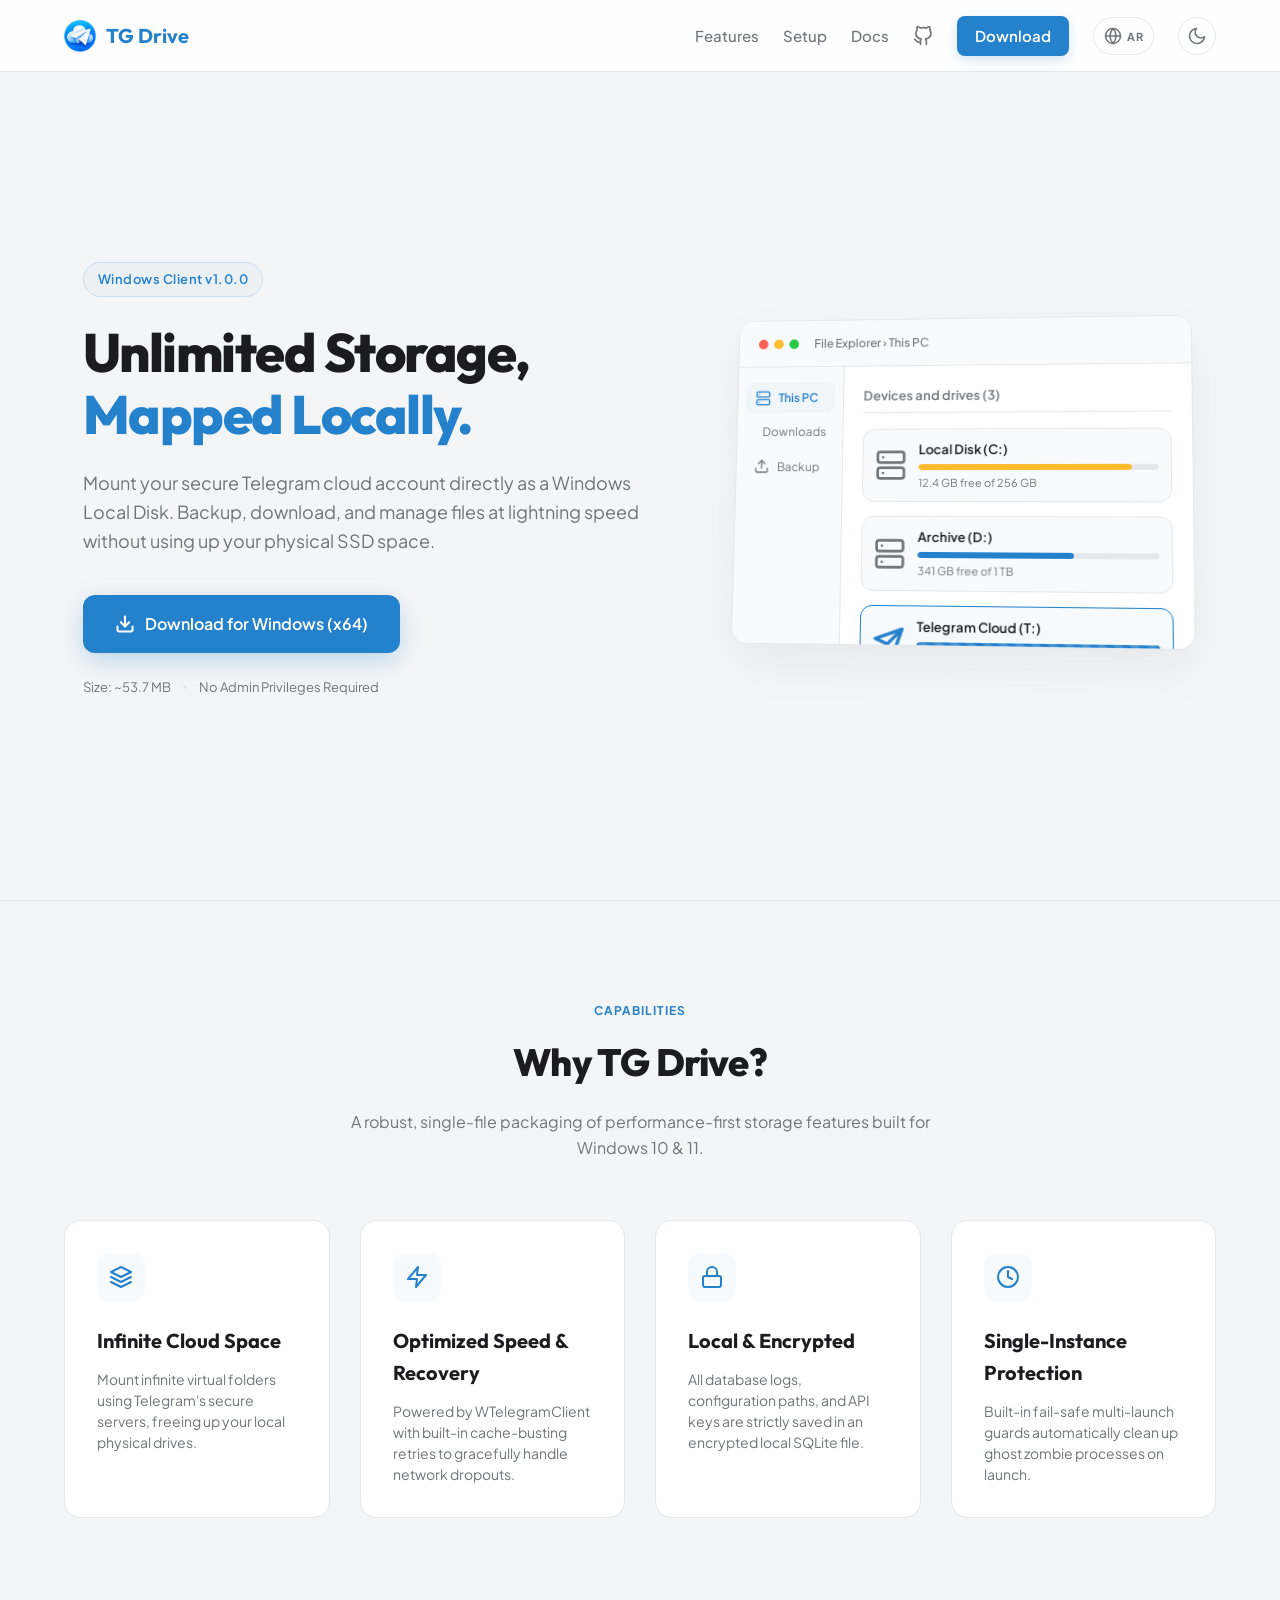
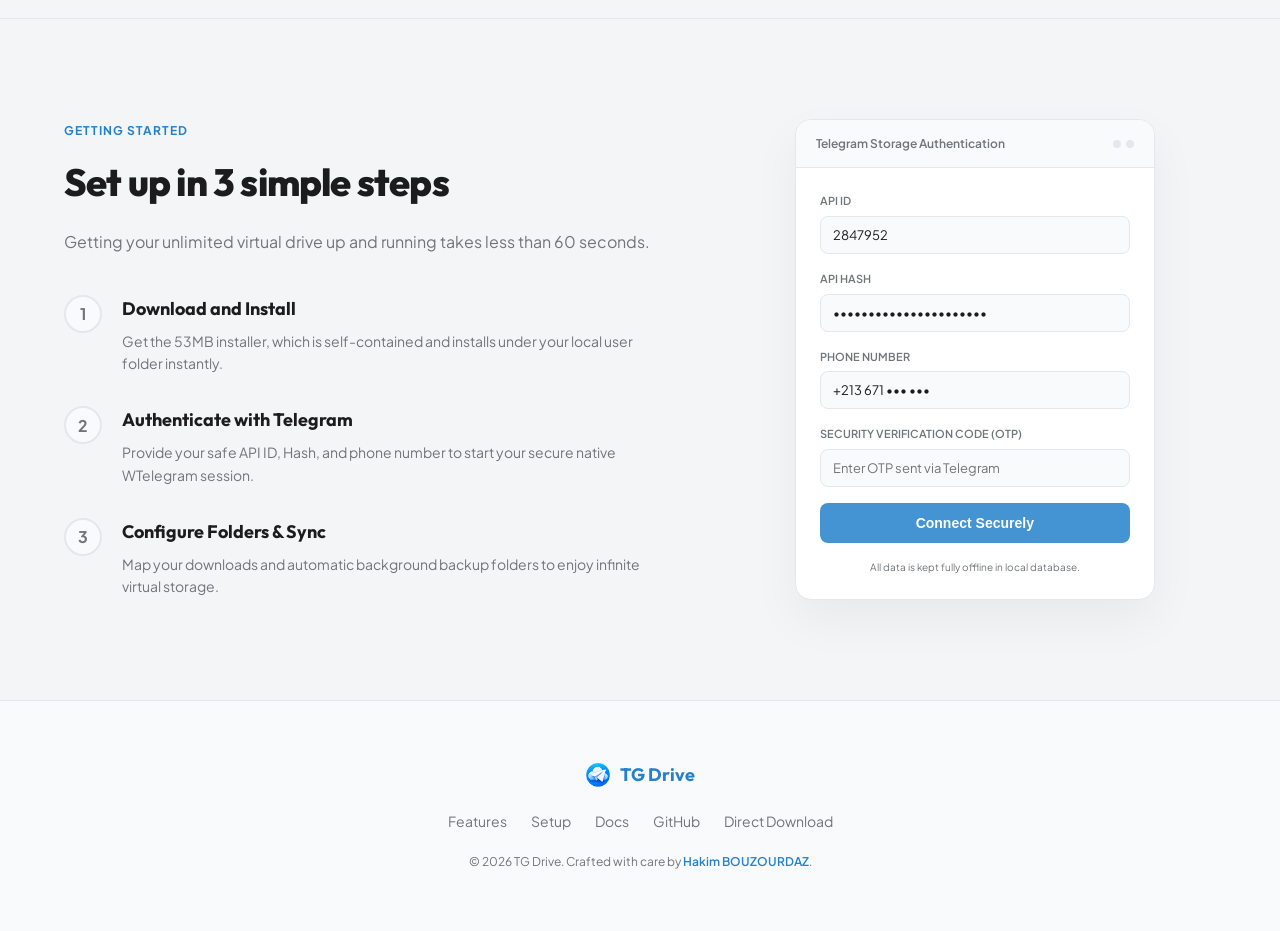
<file: Web/index.html>
<html lang="en"><head>
    <meta charset="UTF-8">
    <meta name="viewport" content="width=device-width, initial-scale=1.0">
    <title>TG Drive — Unlimited Virtual Hard Drive</title>
    <meta name="description" content="Mount your Telegram cloud storage as a virtual local drive on Windows. Save disk space with high-speed, secure, and unlimited cloud storage.">
    <link rel="icon" type="image/png" href="logo.png">
    <!-- Google Fonts -->
    <link rel="preconnect" href="https://fonts.googleapis.com">
    <link rel="preconnect" href="https://fonts.gstatic.com" crossorigin="">
    <link href="https://fonts.googleapis.com/css2?family=Cairo:wght@300;400;500;600;700;800&amp;family=Outfit:wght@300;400;500;600;700;800&amp;family=Plus+Jakarta+Sans:wght@300;400;500;600;700;800&amp;display=swap" rel="stylesheet">
    <!-- Stylesheet -->
    <link rel="stylesheet" href="style.css">
</head>
<body class="dark-theme" lang="en">
    <!-- Navigation Bar -->
    <nav class="navbar" id="navbar" style="box-shadow: none; height: 72px;">
        <div class="nav-container">
            <a href="#" class="nav-logo" id="nav-logo">
                <img src="logo.png" alt="TG Drive Logo" class="brand-logo-img">
                <span data-i18n="nav-brand">TG Drive</span>
            </a>
            <div class="nav-links">
                <a href="#features" data-i18n="nav-features">Features</a>
                <a href="#setup" data-i18n="nav-setup">Setup</a>
                <a href="docs.html" data-i18n="nav-docs">Docs</a>
                <a href="https://github.com/hbouzourdaz/TG-Drive" target="_blank" rel="noopener" class="nav-github-link" aria-label="GitHub Repository">
                    <!-- GitHub Icon -->
                    <svg viewBox="0 0 24 24" width="20" height="20" fill="none" stroke="currentColor" stroke-width="2" stroke-linecap="round" stroke-linejoin="round">
                        <path d="M9 19c-5 1.5-5-2.5-7-3m14 6v-3.87a3.37 3.37 0 0 0-.94-2.61c3.14-.35 6.44-1.54 6.44-7A5.44 5.44 0 0 0 20 4.77 5.07 5.07 0 0 0 19.91 1S18.73.65 16 2.48a13.38 13.38 0 0 0-7 0C6.27.65 5.09 1 5.09 1A5.07 5.07 0 0 0 5 4.77a5.44 5.44 0 0 0-1.5 3.78c0 5.42 3.3 6.61 6.44 7A3.37 3.37 0 0 0 9 18.13V22"></path>
                    </svg>
                </a>
                <a href="https://github.com/hbouzourdaz/TG-Drive/releases/download/1.0.0/TelegramDriveSetup.exe" class="nav-btn" id="nav-download-btn" data-i18n="nav-download">Download</a>
                
                <!-- Language Toggle Button -->
                <button class="lang-toggle" id="lang-toggle-btn" aria-label="Toggle Language">
                    <svg viewBox="0 0 24 24" width="18" height="18" fill="none" stroke="currentColor" stroke-width="2" stroke-linecap="round" stroke-linejoin="round">
                        <circle cx="12" cy="12" r="10"></circle>
                        <line x1="2" y1="12" x2="22" y2="12"></line>
                        <path d="M12 2a15.3 15.3 0 0 1 4 10 15.3 15.3 0 0 1-4 10 15.3 15.3 0 0 1-4-10 15.3 15.3 0 0 1 4-10z"></path>
                    </svg>
                    <span class="lang-label">AR</span>
                </button>

                <button class="theme-toggle" id="theme-toggle-btn" aria-label="Toggle Theme">
                    <!-- Sun Icon -->
                    <svg class="sun-icon" viewBox="0 0 24 24" width="20" height="20" fill="none" stroke="currentColor" stroke-width="2" stroke-linecap="round" stroke-linejoin="round">
                        <circle cx="12" cy="12" r="5"></circle>
                        <line x1="12" y1="1" x2="12" y2="3"></line>
                        <line x1="12" y1="21" x2="12" y2="23"></line>
                        <line x1="4.22" y1="4.22" x2="5.64" y2="5.64"></line>
                        <line x1="18.36" y1="18.36" x2="19.78" y2="19.78"></line>
                        <line x1="1" y1="12" x2="3" y2="12"></line>
                        <line x1="21" y1="12" x2="23" y2="12"></line>
                        <line x1="4.22" y1="19.78" x2="5.64" y2="18.36"></line>
                        <line x1="18.36" y1="5.64" x2="19.78" y2="4.22"></line>
                    </svg>
                    <!-- Moon Icon -->
                    <svg class="moon-icon" viewBox="0 0 24 24" width="20" height="20" fill="none" stroke="currentColor" stroke-width="2" stroke-linecap="round" stroke-linejoin="round">
                        <path d="M21 12.79A9 9 0 1 1 11.21 3 7 7 0 0 0 21 12.79z"></path>
                    </svg>
                </button>
            </div>
        </div>
    </nav>

    <!-- Hero Section -->
    <header class="hero-section">
        <div class="hero-container">
            <div class="hero-content">
                <span class="hero-badge" data-i18n="hero-badge">Windows Client v1.0.0</span>
                <h1 class="hero-title" data-i18n="hero-title">Unlimited Storage, <br><span class="highlight">Mapped Locally.</span></h1>
                <p class="hero-description" data-i18n="hero-desc">Mount your secure Telegram cloud account directly as a Windows Local Disk. Backup, download, and manage files at lightning speed without using up your physical SSD space.</p>
                <div class="hero-actions">
                    <a href="https://github.com/hbouzourdaz/TG-Drive/releases/download/1.0.0/TelegramDriveSetup.exe" class="primary-btn" id="hero-download-btn">
                        <svg viewBox="0 0 24 24" width="20" height="20" fill="none" stroke="currentColor" stroke-width="2.5" stroke-linecap="round" stroke-linejoin="round">
                            <path d="M21 15v4a2 2 0 0 1-2 2H5a2 2 0 0 1-2-2v-4"></path>
                            <polyline points="7 10 12 15 17 10"></polyline>
                            <line x1="12" y1="15" x2="12" y2="3"></line>
                        </svg>
                        <span data-i18n="hero-download-text">Download for Windows (x64)</span>
                    </a>
                </div>
                <div class="hero-meta">
                    <span data-i18n="hero-meta-size">Size: ~53.7 MB</span>
                    <span class="meta-dot"></span>
                    <span data-i18n="hero-meta-admin">No Admin Privileges Required</span>
                </div>
            </div>

            <!-- Virtual Disk Visual Representation -->
            <div class="hero-visual">
                <div class="explorer-card">
                    <div class="explorer-header">
                        <div class="window-controls">
                            <span class="dot red"></span>
                            <span class="dot yellow"></span>
                            <span class="dot green"></span>
                        </div>
                        <div class="explorer-title" data-i18n="exp-title">File Explorer › This PC</div>
                    </div>
                    <div class="explorer-body">
                        <!-- Sidebar -->
                        <div class="explorer-sidebar">
                            <div class="sidebar-item active">
                                <svg viewBox="0 0 24 24" width="16" height="16" fill="none" stroke="currentColor" stroke-width="2" stroke-linecap="round" stroke-linejoin="round"><rect x="2" y="2" width="20" height="8" rx="2" ry="2"></rect><rect x="2" y="14" width="20" height="8" rx="2" ry="2"></rect><line x1="6" y1="6" x2="6.01" y2="6"></line><line x1="6" y1="18" x2="6.01" y2="18"></line></svg>
                                <span data-i18n="exp-this-pc">This PC</span>
                            </div>
                            <div class="sidebar-item">
                                <svg viewBox="0 0 24 24" width="16" height="16" fill="none" stroke="currentColor" stroke-width="2" stroke-linecap="round" stroke-linejoin="round"><path d="M22 19a2 2 0 0 1-2 2H4a2 2 0 0 1-2-2V5a2 2 0 0 1 2-2h5l2 3h9a2 2 0 0 1 2 2z"></path></svg>
                                <span data-i18n="exp-downloads">Downloads</span>
                            </div>
                            <div class="sidebar-item">
                                <svg viewBox="0 0 24 24" width="16" height="16" fill="none" stroke="currentColor" stroke-width="2" stroke-linecap="round" stroke-linejoin="round"><path d="M21 15v4a2 2 0 0 1-2 2H5a2 2 0 0 1-2-2v-4"></path><polyline points="17 8 12 3 7 8"></polyline><line x1="12" y1="3" x2="12" y2="15"></line></svg>
                                <span data-i18n="exp-backup">Backup</span>
                            </div>
                        </div>
                        <!-- Main Panel -->
                        <div class="explorer-main">
                            <div class="section-title" data-i18n="exp-devices-title">Devices and drives (3)</div>
                            <div class="drives-grid">
                                <!-- Local Disk C -->
                                <div class="drive-item">
                                    <div class="drive-icon">
                                        <svg viewBox="0 0 24 24" width="32" height="32" fill="none" stroke="currentColor" stroke-width="2" stroke-linecap="round" stroke-linejoin="round"><rect x="2" y="2" width="20" height="8" rx="2" ry="2"></rect><rect x="2" y="14" width="20" height="8" rx="2" ry="2"></rect><line x1="6" y1="6" x2="6.01" y2="6"></line><line x1="6" y1="18" x2="6.01" y2="18"></line></svg>
                                    </div>
                                    <div class="drive-details">
                                        <span class="drive-name" data-i18n="drive-c-name">Local Disk (C:)</span>
                                        <div class="progress-bar">
                                            <div class="progress-fill warning" style="width: 89%;"></div>
                                        </div>
                                        <span class="drive-capacity" data-i18n="drive-c-capacity">12.4 GB free of 256 GB</span>
                                    </div>
                                </div>
                                <!-- Local Disk D -->
                                <div class="drive-item">
                                    <div class="drive-icon">
                                        <svg viewBox="0 0 24 24" width="32" height="32" fill="none" stroke="currentColor" stroke-width="2" stroke-linecap="round" stroke-linejoin="round"><rect x="2" y="2" width="20" height="8" rx="2" ry="2"></rect><rect x="2" y="14" width="20" height="8" rx="2" ry="2"></rect><line x1="6" y1="6" x2="6.01" y2="6"></line><line x1="6" y1="18" x2="6.01" y2="18"></line></svg>
                                    </div>
                                    <div class="drive-details">
                                        <span class="drive-name" data-i18n="drive-d-name">Archive (D:)</span>
                                        <div class="progress-bar">
                                            <div class="progress-fill" style="width: 65%;"></div>
                                        </div>
                                        <span class="drive-capacity" data-i18n="drive-d-capacity">341 GB free of 1 TB</span>
                                    </div>
                                </div>
                                <!-- TG Drive (T:) -->
                                <div class="drive-item highlighted">
                                    <div class="drive-icon pulse">
                                        <svg viewBox="0 0 24 24" width="32" height="32" fill="none" stroke="currentColor" stroke-width="2.5" stroke-linecap="round" stroke-linejoin="round">
                                            <line x1="22" y1="2" x2="11" y2="13"></line>
                                            <polygon points="22 2 15 22 11 13 2 9 22 2"></polygon>
                                        </svg>
                                    </div>
                                    <div class="drive-details">
                                        <span class="drive-name" data-i18n="drive-t-name">Telegram Cloud (T:)</span>
                                        <div class="progress-bar infinite">
                                            <div class="progress-fill info" style="width: 100%;"></div>
                                        </div>
                                        <span class="drive-capacity" data-i18n="drive-t-capacity">Unlimited Free Storage</span>
                                    </div>
                                </div>
                            </div>
                        </div>
                    </div>
                </div>
            </div>
        </div>
    </header>

    <!-- Features Section -->
    <section class="features-section" id="features">
        <div class="container">
            <div class="section-header">
                <span class="section-badge" data-i18n="feat-badge">Capabilities</span>
                <h2 class="section-title-large" data-i18n="feat-title">Why Telegram Drive?</h2>
                <p class="section-description" data-i18n="feat-desc">A robust, single-file packaging of performance-first storage features built for Windows 10 &amp; 11.</p>
            </div>
            <div class="features-grid">
                <!-- Feature 1 -->
                <div class="feature-card" style="opacity: 1; transform: translateY(0px); transition: opacity 0.6s cubic-bezier(0.16, 1, 0.3, 1) 0s, transform 0.6s cubic-bezier(0.16, 1, 0.3, 1) 0s, border-color var(--transition-speed) ease;">
                    <div class="feature-icon">
                        <svg viewBox="0 0 24 24" width="24" height="24" fill="none" stroke="currentColor" stroke-width="2" stroke-linecap="round" stroke-linejoin="round"><polygon points="12 2 2 7 12 12 22 7 12 2"></polygon><polyline points="2 17 12 22 22 17"></polyline><polyline points="2 12 12 17 22 12"></polyline></svg>
                    </div>
                    <h3 data-i18n="feat-card-1-title">Infinite Cloud Space</h3>
                    <p data-i18n="feat-card-1-desc">Mount infinite virtual folders using Telegram's secure servers, freeing up your local physical drives.</p>
                </div>
                <!-- Feature 2 -->
                <div class="feature-card" style="opacity: 1; transform: translateY(0px); transition: opacity 0.6s cubic-bezier(0.16, 1, 0.3, 1) 0.1s, transform 0.6s cubic-bezier(0.16, 1, 0.3, 1) 0.1s, border-color var(--transition-speed) ease;">
                    <div class="feature-icon">
                        <svg viewBox="0 0 24 24" width="24" height="24" fill="none" stroke="currentColor" stroke-width="2" stroke-linecap="round" stroke-linejoin="round"><path d="M13 2L3 14h9l-1 8 10-12h-9l1-8z"></path></svg>
                    </div>
                    <h3 data-i18n="feat-card-2-title">Optimized Speed &amp; Recovery</h3>
                    <p data-i18n="feat-card-2-desc">Powered by WTelegramClient with built-in cache-busting retries to gracefully handle network dropouts.</p>
                </div>
                <!-- Feature 3 -->
                <div class="feature-card" style="opacity: 1; transform: translateY(0px); transition: opacity 0.6s cubic-bezier(0.16, 1, 0.3, 1) 0.2s, transform 0.6s cubic-bezier(0.16, 1, 0.3, 1) 0.2s, border-color var(--transition-speed) ease;">
                    <div class="feature-icon">
                        <svg viewBox="0 0 24 24" width="24" height="24" fill="none" stroke="currentColor" stroke-width="2" stroke-linecap="round" stroke-linejoin="round"><rect x="3" y="11" width="18" height="11" rx="2" ry="2"></rect><path d="M7 11V7a5 5 0 0 1 10 0v4"></path></svg>
                    </div>
                    <h3 data-i18n="feat-card-3-title">Local &amp; Encrypted</h3>
                    <p data-i18n="feat-card-3-desc">All database logs, configuration paths, and API keys are strictly saved in an encrypted local SQLite file.</p>
                </div>
                <!-- Feature 4 -->
                <div class="feature-card" style="opacity: 1; transform: translateY(0px); transition: opacity 0.6s cubic-bezier(0.16, 1, 0.3, 1) 0.30000000000000004s, transform 0.6s cubic-bezier(0.16, 1, 0.3, 1) 0.30000000000000004s, border-color var(--transition-speed) ease;">
                    <div class="feature-icon">
                        <svg viewBox="0 0 24 24" width="24" height="24" fill="none" stroke="currentColor" stroke-width="2" stroke-linecap="round" stroke-linejoin="round"><circle cx="12" cy="12" r="10"></circle><polyline points="12 6 12 12 16 14"></polyline></svg>
                    </div>
                    <h3 data-i18n="feat-card-4-title">Single-Instance Protection</h3>
                    <p data-i18n="feat-card-4-desc">Built-in fail-safe multi-launch guards automatically clean up ghost zombie processes on launch.</p>
                </div>
            </div>
        </div>
    </section>

    <!-- Setup Section -->
    <section class="setup-section" id="setup">
        <div class="container">
            <div class="setup-layout">
                <div class="setup-info">
                    <span class="section-badge" data-i18n="setup-badge">Getting Started</span>
                    <h2 class="section-title-large" data-i18n="setup-title">Set up in 3 simple steps</h2>
                    <p class="section-description" data-i18n="setup-desc">Getting your unlimited virtual drive up and running takes less than 60 seconds.</p>
                    
                    <div class="steps-list">
                        <div class="step-item" data-step="1">
                            <div class="step-num">1</div>
                            <div class="step-text">
                                <h4 data-i18n="step-1-title">Download and Install</h4>
                                <p data-i18n="step-1-desc">Get the 53MB installer, which is self-contained and installs under your local user folder instantly.</p>
                            </div>
                        </div>
                        <div class="step-item" data-step="2">
                            <div class="step-num">2</div>
                            <div class="step-text">
                                <h4 data-i18n="step-2-title">Authenticate with Telegram</h4>
                                <p data-i18n="step-2-desc">Provide your safe API ID, Hash, and phone number to start your secure native WTelegram session.</p>
                            </div>
                        </div>
                        <div class="step-item" data-step="3">
                            <div class="step-num">3</div>
                            <div class="step-text">
                                <h4 data-i18n="step-3-title">Configure Folders &amp; Sync</h4>
                                <p data-i18n="step-3-desc">Map your downloads and automatic background backup folders to enjoy infinite virtual storage.</p>
                            </div>
                        </div>
                    </div>
                </div>

                <div class="setup-preview">
                    <!-- Interactive C# Auth Dialog Mockup -->
                    <div class="auth-dialog-card">
                        <div class="dialog-header">
                            <span>Telegram Storage Authentication</span>
                            <div class="dialog-dots">
                                <span class="dot"></span>
                                <span class="dot"></span>
                            </div>
                        </div>
                        <div class="dialog-body">
                            <div class="input-group">
                                <label>API ID</label>
                                <input type="text" placeholder="1234567" disabled="" value="2847952">
                            </div>
                            <div class="input-group">
                                <label>API Hash</label>
                                <input type="password" placeholder="••••••••••••••••" disabled="" value="e3d9f0c29f98aaef28cfd8">
                            </div>
                            <div class="input-group">
                                <label>Phone Number</label>
                                <input type="text" placeholder="+1 234 56789" disabled="" value="+213 671 ••• •••">
                            </div>
                            <div class="input-group">
                                <label>Security Verification Code (OTP)</label>
                                <input type="text" placeholder="Enter OTP sent via Telegram" disabled="">
                            </div>
                            <button class="dialog-btn" disabled="">Connect Securely</button>
                            <span class="dialog-note">All data is kept fully offline in local database.</span>
                        </div>
                    </div>
                </div>
            </div>
        </div>
    </section>

    <!-- Footer -->
    <footer class="main-footer">
        <div class="container">
            <div class="footer-bottom">
                <div class="footer-brand">
                    <img src="logo.png" alt="TG Drive Logo" class="brand-logo-img">
                    <span data-i18n="nav-brand">TG Drive</span>
                </div>
                <div class="footer-links">
                    <a href="#features" data-i18n="nav-features">Features</a>
                    <a href="#setup" data-i18n="nav-setup">Setup</a>
                    <a href="docs.html" data-i18n="nav-docs">Docs</a>
                    <a href="https://github.com/hbouzourdaz/TG-Drive" target="_blank" rel="noopener" data-i18n="foot-github">GitHub</a>
                    <a href="https://github.com/hbouzourdaz/TG-Drive/releases/download/1.0.0/TelegramDriveSetup.exe" data-i18n="foot-download">Direct Download</a>
                </div>
                <p class="copyright" data-i18n="foot-copy">© 2026 TG Drive. Crafted by <a href="https://github.com/hbouzourdaz" target="_blank" class="footer-credits-link">Hakim BOUZOURDAZ</a>.</p>
            </div>
        </div>
    </footer>

    <!-- Scripts -->
    <script src="app.js"></script>


</body></html>
</file>
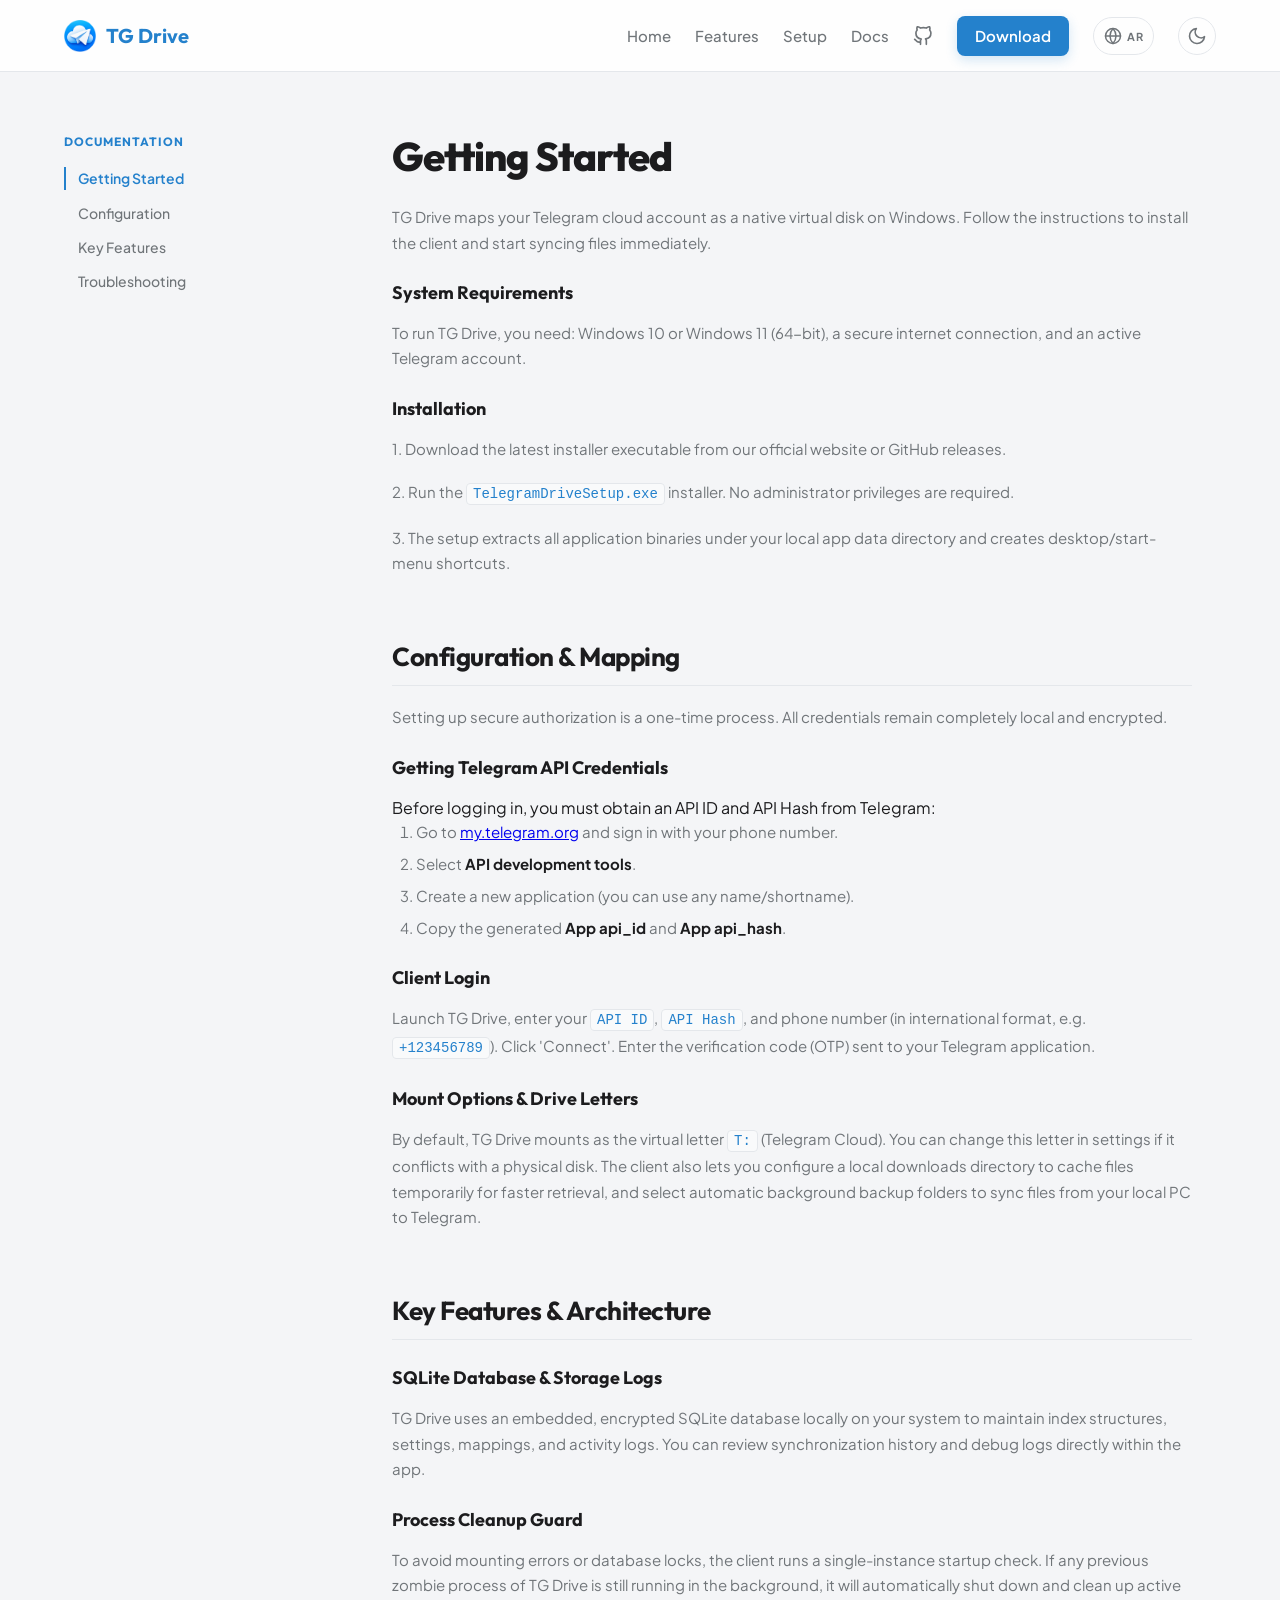
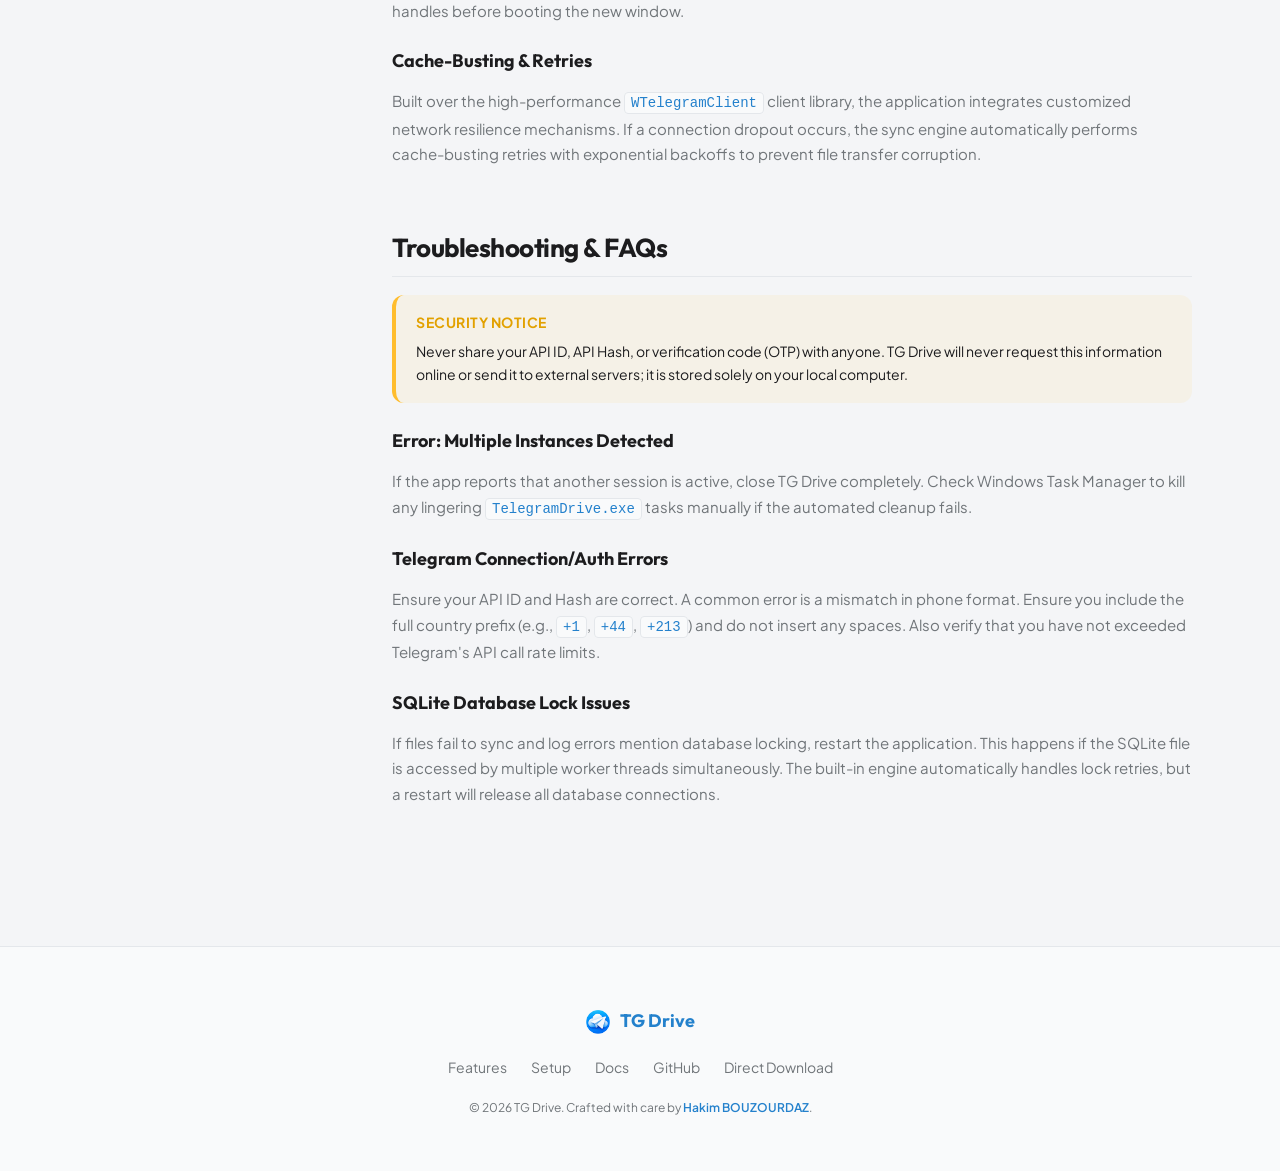
<file: Web/docs.html>
<!DOCTYPE html>
<html lang="en">
<head>
    <meta charset="UTF-8">
    <meta name="viewport" content="width=device-width, initial-scale=1.0">
    <title data-i18n="docs-title">TG Drive Documentation</title>
    <meta name="description" content="Learn how to configure, mount, and optimize your unlimited virtual hard drive on Windows.">
    <link rel="icon" type="image/png" href="logo.png">
    <!-- Google Fonts -->
    <link rel="preconnect" href="https://fonts.googleapis.com">
    <link rel="preconnect" href="https://fonts.gstatic.com" crossorigin="">
    <link href="https://fonts.googleapis.com/css2?family=Cairo:wght@300;400;500;600;700;800&amp;family=Outfit:wght@300;400;500;600;700;800&amp;family=Plus+Jakarta+Sans:wght@300;400;500;600;700;800&amp;display=swap" rel="stylesheet">
    <!-- Stylesheet -->
    <link rel="stylesheet" href="style.css">
</head>
<body class="dark-theme" lang="en">
    <!-- Navigation Bar -->
    <nav class="navbar" id="navbar" style="box-shadow: none; height: 72px;">
        <div class="nav-container">
            <a href="index.html" class="nav-logo" id="nav-logo">
                <img src="logo.png" alt="TG Drive Logo" class="brand-logo-img">
                <span data-i18n="nav-brand">TG Drive</span>
            </a>
            <div class="nav-links">
                <a href="index.html" data-i18n="nav-home">Home</a>
                <a href="index.html#features" data-i18n="nav-features">Features</a>
                <a href="index.html#setup" data-i18n="nav-setup">Setup</a>
                <a href="#" class="active" data-i18n="nav-docs">Docs</a>
                <a href="https://github.com/hbouzourdaz/TG-Drive" target="_blank" rel="noopener" class="nav-github-link" aria-label="GitHub Repository">
                    <!-- GitHub Icon -->
                    <svg viewBox="0 0 24 24" width="20" height="20" fill="none" stroke="currentColor" stroke-width="2" stroke-linecap="round" stroke-linejoin="round">
                        <path d="M9 19c-5 1.5-5-2.5-7-3m14 6v-3.87a3.37 3.37 0 0 0-.94-2.61c3.14-.35 6.44-1.54 6.44-7A5.44 5.44 0 0 0 20 4.77 5.07 5.07 0 0 0 19.91 1S18.73.65 16 2.48a13.38 13.38 0 0 0-7 0C6.27.65 5.09 1 5.09 1A5.07 5.07 0 0 0 5 4.77a5.44 5.44 0 0 0-1.5 3.78c0 5.42 3.3 6.61 6.44 7A3.37 3.37 0 0 0 9 18.13V22"></path>
                    </svg>
                </a>
                <a href="https://github.com/hbouzourdaz/TG-Drive/releases/download/1.0.0/TelegramDriveSetup.exe" class="nav-btn" id="nav-download-btn" data-i18n="nav-download">Download</a>
                
                <!-- Language Toggle Button -->
                <button class="lang-toggle" id="lang-toggle-btn" aria-label="Toggle Language">
                    <svg viewBox="0 0 24 24" width="18" height="18" fill="none" stroke="currentColor" stroke-width="2" stroke-linecap="round" stroke-linejoin="round">
                        <circle cx="12" cy="12" r="10"></circle>
                        <line x1="2" y1="12" x2="22" y2="12"></line>
                        <path d="M12 2a15.3 15.3 0 0 1 4 10 15.3 15.3 0 0 1-4 10 15.3 15.3 0 0 1-4-10 15.3 15.3 0 0 1 4-10z"></path>
                    </svg>
                    <span class="lang-label">AR</span>
                </button>

                <button class="theme-toggle" id="theme-toggle-btn" aria-label="Toggle Theme">
                    <!-- Sun Icon -->
                    <svg class="sun-icon" viewBox="0 0 24 24" width="20" height="20" fill="none" stroke="currentColor" stroke-width="2" stroke-linecap="round" stroke-linejoin="round">
                        <circle cx="12" cy="12" r="5"></circle>
                        <line x1="12" y1="1" x2="12" y2="3"></line>
                        <line x1="12" y1="21" x2="12" y2="23"></line>
                        <line x1="4.22" y1="4.22" x2="5.64" y2="5.64"></line>
                        <line x1="18.36" y1="18.36" x2="19.78" y2="19.78"></line>
                        <line x1="1" y1="12" x2="3" y2="12"></line>
                        <line x1="21" y1="12" x2="23" y2="12"></line>
                        <line x1="4.22" y1="19.78" x2="5.64" y2="18.36"></line>
                        <line x1="18.36" y1="5.64" x2="19.78" y2="4.22"></line>
                    </svg>
                    <!-- Moon Icon -->
                    <svg class="moon-icon" viewBox="0 0 24 24" width="20" height="20" fill="none" stroke="currentColor" stroke-width="2" stroke-linecap="round" stroke-linejoin="round">
                        <path d="M21 12.79A9 9 0 1 1 11.21 3 7 7 0 0 0 21 12.79z"></path>
                    </svg>
                </button>
            </div>
        </div>
    </nav>

    <!-- Docs Layout Container -->
    <div class="container">
        <div class="docs-container">
            <!-- Sidebar Navigation -->
            <aside class="docs-sidebar">
                <div class="docs-sidebar-title" data-i18n="docs-sidebar-title">Documentation</div>
                <ul class="docs-nav-list">
                    <li><a href="#getting-started" class="docs-nav-link active" data-i18n="docs-nav-getstarted">Getting Started</a></li>
                    <li><a href="#configuration" class="docs-nav-link" data-i18n="docs-nav-config">Configuration</a></li>
                    <li><a href="#features" class="docs-nav-link" data-i18n="docs-nav-features">Key Features</a></li>
                    <li><a href="#troubleshooting" class="docs-nav-link" data-i18n="docs-nav-troubleshoot">Troubleshooting</a></li>
                </ul>
            </aside>

            <!-- Documentation Content -->
            <main class="docs-content">
                <!-- Getting Started -->
                <section id="getting-started" class="docs-section">
                    <h1 data-i18n="docs-gs-title">Getting Started</h1>
                    <p data-i18n="docs-gs-intro">TG Drive maps your Telegram cloud account as a native virtual disk on Windows. Follow the instructions to install the client and start syncing files immediately.</p>
                    
                    <h3 data-i18n="docs-gs-req-title">System Requirements</h3>
                    <p data-i18n="docs-gs-req-desc">To run TG Drive, you need: Windows 10 or Windows 11 (64-bit), a secure internet connection, and an active Telegram account.</p>
                    
                    <h3 data-i18n="docs-gs-install-title">Installation</h3>
                    <p data-i18n="docs-gs-install-desc1">1. Download the latest installer executable from our official website or GitHub releases.</p>
                    <p data-i18n="docs-gs-install-desc2">2. Run the <code>TelegramDriveSetup.exe</code> installer. No administrator privileges are required.</p>
                    <p data-i18n="docs-gs-install-desc3">3. The setup extracts all application binaries under your local app data directory and creates desktop/start-menu shortcuts.</p>
                </section>

                <!-- Configuration -->
                <section id="configuration" class="docs-section">
                    <h2 data-i18n="docs-conf-title">Configuration & Mapping</h2>
                    <p data-i18n="docs-conf-intro">Setting up secure authorization is a one-time process. All credentials remain completely local and encrypted.</p>
                    
                    <h3 data-i18n="docs-conf-api-title">Getting Telegram API Credentials</h3>
                    <div data-i18n="docs-conf-api-desc">
                        Before logging in, you must obtain an API ID and API Hash from Telegram:
                        <ol>
                            <li>Go to <a href="https://my.telegram.org" target="_blank">my.telegram.org</a> and sign in with your phone number.</li>
                            <li>Select <strong>API development tools</strong>.</li>
                            <li>Create a new application (you can use any name/shortname).</li>
                            <li>Copy the generated <strong>App api_id</strong> and <strong>App api_hash</strong>.</li>
                        </ol>
                    </div>
                    
                    <h3 data-i18n="docs-conf-login-title">Client Login</h3>
                    <p data-i18n="docs-conf-login-desc">Launch TG Drive, enter your <code>API ID</code>, <code>API Hash</code>, and phone number (in international format, e.g. <code>+123456789</code>). Click 'Connect'. Enter the verification code (OTP) sent to your Telegram application.</p>
                    
                    <h3 data-i18n="docs-conf-mount-title">Mount Options & Drive Letters</h3>
                    <p data-i18n="docs-conf-mount-desc">By default, TG Drive mounts as the virtual letter <code>T:</code> (Telegram Cloud). You can change this letter in settings if it conflicts with a physical disk. The client also lets you configure a local downloads directory to cache files temporarily for faster retrieval, and select automatic background backup folders to sync files from your local PC to Telegram.</p>
                </section>

                <!-- Key Features -->
                <section id="features" class="docs-section">
                    <h2 data-i18n="docs-feat-title">Key Features & Architecture</h2>
                    
                    <h3 data-i18n="docs-feat-sqlite-title">SQLite Database & Storage Logs</h3>
                    <p data-i18n="docs-feat-sqlite-desc">TG Drive uses an embedded, encrypted SQLite database locally on your system to maintain index structures, settings, mappings, and activity logs. You can review synchronization history and debug logs directly within the app.</p>
                    
                    <h3 data-i18n="docs-feat-zombie-title">Process Cleanup Guard</h3>
                    <p data-i18n="docs-feat-zombie-desc">To avoid mounting errors or database locks, the client runs a single-instance startup check. If any previous zombie process of TG Drive is still running in the background, it will automatically shut down and clean up active handles before booting the new window.</p>
                    
                    <h3 data-i18n="docs-feat-retry-title">Cache-Busting & Retries</h3>
                    <p data-i18n="docs-feat-retry-desc">Built over the high-performance <code>WTelegramClient</code> client library, the application integrates customized network resilience mechanisms. If a connection dropout occurs, the sync engine automatically performs cache-busting retries with exponential backoffs to prevent file transfer corruption.</p>
                </section>

                <!-- Troubleshooting -->
                <section id="troubleshooting" class="docs-section">
                    <h2 data-i18n="docs-tb-title">Troubleshooting & FAQs</h2>
                    
                    <div class="docs-alert warning">
                        <div class="docs-alert-title" data-i18n="docs-tb-warning-title">Security Notice</div>
                        <p data-i18n="docs-tb-warning-desc">Never share your API ID, API Hash, or verification code (OTP) with anyone. TG Drive will never request this information online or send it to external servers; it is stored solely on your local computer.</p>
                    </div>

                    <h3 data-i18n="docs-tb-zombie-title">Error: Multiple Instances Detected</h3>
                    <p data-i18n="docs-tb-zombie-desc">If the app reports that another session is active, close TG Drive completely. Check Windows Task Manager to kill any lingering <code>TelegramDrive.exe</code> tasks manually if the automated cleanup fails.</p>
                    
                    <h3 data-i18n="docs-tb-auth-title">Telegram Connection/Auth Errors</h3>
                    <p data-i18n="docs-tb-auth-desc">Ensure your API ID and Hash are correct. A common error is a mismatch in phone format. Ensure you include the full country prefix (e.g., <code>+1</code>, <code>+44</code>, <code>+213</code>) and do not insert any spaces. Also verify that you have not exceeded Telegram's API call rate limits.</p>
                    
                    <h3 data-i18n="docs-tb-db-title">SQLite Database Lock Issues</h3>
                    <p data-i18n="docs-tb-db-desc">If files fail to sync and log errors mention database locking, restart the application. This happens if the SQLite file is accessed by multiple worker threads simultaneously. The built-in engine automatically handles lock retries, but a restart will release all database connections.</p>
                </section>
            </main>
        </div>
    </div>

    <!-- Footer -->
    <footer class="main-footer">
        <div class="container">
            <div class="footer-bottom">
                <div class="footer-brand">
                    <img src="logo.png" alt="TG Drive Logo" class="brand-logo-img">
                    <span data-i18n="nav-brand">TG Drive</span>
                </div>
                <div class="footer-links">
                    <a href="index.html#features" data-i18n="nav-features">Features</a>
                    <a href="index.html#setup" data-i18n="nav-setup">Setup</a>
                    <a href="#" class="active" data-i18n="nav-docs">Docs</a>
                    <a href="https://github.com/hbouzourdaz/TG-Drive" target="_blank" rel="noopener" data-i18n="foot-github">GitHub</a>
                    <a href="https://github.com/hbouzourdaz/TG-Drive/releases/download/1.0.0/TelegramDriveSetup.exe" data-i18n="foot-download">Direct Download</a>
                </div>
                <p class="copyright" data-i18n="foot-copy">© 2026 TG Drive. Crafted by <a href="https://github.com/hbouzourdaz" target="_blank" class="footer-credits-link">Hakim BOUZOURDAZ</a>.</p>
            </div>
        </div>
    </footer>

    <!-- Scripts -->
    <script src="app.js"></script>
</body>
</html>
</file>
<file: Web/style.css>
/* Telegram Drive Web Client Style
   Design System Formulation - Vanilla CSS
*/

/* Core Custom Variables */
:root {
    /* Transition speed */
    --transition-speed: 0.3s;
    --border-radius-lg: 16px;
    --border-radius-md: 12px;
    --border-radius-sm: 8px;
    --font-heading: 'Outfit', sans-serif;
    --font-body: 'Plus Jakarta Sans', sans-serif;
}

/* Light Mode Theme Parameters */
body.light-theme {
    --primary-color: #2481CC;
    --primary-hover: #1F71B3;
    --bg-color: #F4F5F7;
    --bg-card: #FFFFFF;
    --bg-sidebar: #F9FAFB;
    --text-primary: #1C1C1E;
    --text-secondary: #707579;
    --border-color: #E4E7EB;
    --highlight-border: rgba(36, 129, 204, 0.15);
    --highlight-bg: rgba(36, 129, 204, 0.04);
    --shadow-color: rgba(0, 0, 0, 0.05);
    --shadow-hover: rgba(0, 0, 0, 0.08);
    --glass-bg: rgba(255, 255, 255, 0.85);
}

/* Dark Mode Theme Parameters (Active by default) */
body.dark-theme {
    --primary-color: #2481CC;
    --primary-hover: #2FA5FF;
    --bg-color: #0E1621;
    --bg-card: #17212B;
    --bg-sidebar: #101921;
    --text-primary: #F5F6F7;
    --text-secondary: #7F8C99;
    --border-color: #242F3D;
    --highlight-border: rgba(36, 129, 204, 0.3);
    --highlight-bg: rgba(36, 129, 204, 0.1);
    --shadow-color: rgba(0, 0, 0, 0.2);
    --shadow-hover: rgba(0, 0, 0, 0.35);
    --glass-bg: rgba(14, 22, 33, 0.85);
}

/* Global Reset */
* {
    margin: 0;
    padding: 0;
    box-sizing: border-box;
    scroll-behavior: smooth;
}

body {
    background-color: var(--bg-color);
    color: var(--text-primary);
    font-family: var(--font-body);
    line-height: 1.6;
    overflow-x: hidden;
    transition: background-color var(--transition-speed) ease, color var(--transition-speed) ease;
}

.container {
    width: 100%;
    max-width: 1200px;
    margin: 0 auto;
    padding: 0 24px;
}

/* Navigation Bar */
.navbar {
    position: fixed;
    top: 0;
    left: 0;
    right: 0;
    z-index: 1000;
    background-color: var(--glass-bg);
    backdrop-filter: blur(12px);
    -webkit-backdrop-filter: blur(12px);
    border-bottom: 1px solid var(--border-color);
    transition: background-color var(--transition-speed) ease, border-color var(--transition-speed) ease;
}

.nav-container {
    display: flex;
    justify-content: space-between;
    align-items: center;
    height: 72px;
    max-width: 1200px;
    margin: 0 auto;
    padding: 0 24px;
}

.nav-logo {
    display: flex;
    align-items: center;
    gap: 10px;
    text-decoration: none;
    color: var(--primary-color);
    font-family: var(--font-heading);
    font-weight: 700;
    font-size: 20px;
    transition: transform 0.2s ease;
}

.nav-logo:hover {
    transform: scale(1.02);
}

.brand-logo-img {
    height: 32px;
    width: auto;
    object-fit: contain;
    border-radius: var(--border-radius-sm);
}

.footer-brand .brand-logo-img {
    height: 24px;
}


.nav-links {
    display: flex;
    align-items: center;
    gap: 24px;
}

.nav-links a {
    text-decoration: none;
    color: var(--text-secondary);
    font-weight: 500;
    font-size: 15px;
    transition: color var(--transition-speed) ease;
}

.nav-links a:hover {
    color: var(--primary-color);
}

.nav-btn {
    background-color: var(--primary-color);
    color: #FFFFFF !important;
    padding: 8px 18px;
    border-radius: var(--border-radius-sm);
    font-weight: 600 !important;
    box-shadow: 0 4px 12px rgba(36, 129, 204, 0.2);
    transition: background-color 0.2s ease, transform 0.2s ease, box-shadow 0.2s ease !important;
}

.nav-btn:hover {
    background-color: var(--primary-hover);
    transform: translateY(-1px);
    box-shadow: 0 6px 16px rgba(36, 129, 204, 0.35);
}

.nav-github-link {
    display: inline-flex;
    align-items: center;
    justify-content: center;
    color: var(--text-secondary) !important;
    transition: color var(--transition-speed) ease, transform 0.2s ease !important;
}

.nav-github-link:hover {
    color: var(--primary-color) !important;
    transform: scale(1.1);
}


/* Theme Toggle Button */
.theme-toggle {
    background: none;
    border: 1px solid var(--border-color);
    color: var(--text-secondary);
    width: 38px;
    height: 38px;
    border-radius: 50%;
    cursor: pointer;
    display: flex;
    align-items: center;
    justify-content: center;
    transition: border-color var(--transition-speed) ease, color var(--transition-speed) ease, background-color 0.2s ease;
}

.theme-toggle:hover {
    background-color: var(--highlight-bg);
    border-color: var(--primary-color);
    color: var(--primary-color);
}

body.dark-theme .sun-icon {
    display: block;
}
body.dark-theme .moon-icon {
    display: none;
}
body.light-theme .sun-icon {
    display: none;
}
body.light-theme .moon-icon {
    display: block;
}

/* Hero Section */
.hero-section {
    padding-top: 140px;
    padding-bottom: 80px;
    display: flex;
    align-items: center;
    min-height: 100vh;
}

.hero-container {
    display: grid;
    grid-template-columns: 1.1fr 0.9fr;
    gap: 60px;
    align-items: center;
    max-width: 1200px;
    margin: 0 auto;
    padding: 0 24px;
}

.hero-content {
    max-width: 580px;
}

.hero-badge {
    display: inline-block;
    background-color: var(--highlight-bg);
    border: 1px solid var(--highlight-border);
    color: var(--primary-color);
    padding: 6px 14px;
    border-radius: 50px;
    font-size: 13px;
    font-weight: 600;
    margin-bottom: 24px;
    letter-spacing: 0.5px;
}

.hero-title {
    font-family: var(--font-heading);
    font-size: 54px;
    font-weight: 800;
    line-height: 1.15;
    letter-spacing: -1.5px;
    margin-bottom: 24px;
}

.hero-title .highlight {
    color: var(--primary-color);
}

.hero-description {
    font-size: 18px;
    color: var(--text-secondary);
    margin-bottom: 40px;
    font-weight: 400;
}

.hero-actions {
    display: flex;
    gap: 16px;
    margin-bottom: 24px;
}

.primary-btn {
    display: inline-flex;
    align-items: center;
    gap: 10px;
    background-color: var(--primary-color);
    color: #FFFFFF;
    text-decoration: none;
    padding: 16px 32px;
    border-radius: var(--border-radius-md);
    font-size: 16px;
    font-weight: 600;
    box-shadow: 0 8px 24px rgba(36, 129, 204, 0.25);
    transition: background-color 0.2s ease, transform 0.2s ease, box-shadow 0.2s ease;
}

.primary-btn:hover {
    background-color: var(--primary-hover);
    transform: translateY(-2px);
    box-shadow: 0 12px 32px rgba(36, 129, 204, 0.4);
}

.hero-meta {
    display: flex;
    align-items: center;
    gap: 12px;
    color: var(--text-secondary);
    font-size: 13px;
}

.meta-dot {
    width: 4px;
    height: 4px;
    background-color: var(--border-color);
    border-radius: 50%;
}

/* Simulated Windows File Explorer UI */
.hero-visual {
    display: flex;
    justify-content: center;
    perspective: 1000px;
}

.explorer-card {
    width: 100%;
    max-width: 460px;
    background-color: var(--bg-card);
    border: 1px solid var(--border-color);
    border-radius: var(--border-radius-lg);
    box-shadow: 0 20px 48px var(--shadow-color);
    overflow: hidden;
    transform: rotateY(-5deg) rotateX(5deg);
    transition: transform 0.5s ease, box-shadow 0.5s ease, border-color var(--transition-speed) ease;
}

.explorer-card:hover {
    transform: rotateY(0deg) rotateX(0deg) scale(1.02);
    box-shadow: 0 28px 64px var(--shadow-hover);
}

.explorer-header {
    background-color: var(--bg-sidebar);
    padding: 14px 20px;
    display: flex;
    align-items: center;
    border-bottom: 1px solid var(--border-color);
    gap: 16px;
}

.window-controls {
    display: flex;
    gap: 6px;
}

.window-controls .dot {
    width: 10px;
    height: 10px;
    border-radius: 50%;
}

.window-controls .dot.red { background-color: #FF5F56; }
.window-controls .dot.yellow { background-color: #FFBD2E; }
.window-controls .dot.green { background-color: #27C93F; }

.explorer-title {
    font-size: 12px;
    color: var(--text-secondary);
    font-weight: 500;
}

.explorer-body {
    display: grid;
    grid-template-columns: 110px 1fr;
    height: 280px;
}

.explorer-sidebar {
    background-color: var(--bg-sidebar);
    border-right: 1px solid var(--border-color);
    padding: 16px 8px;
    display: flex;
    flex-direction: column;
    gap: 4px;
}

.sidebar-item {
    display: flex;
    align-items: center;
    gap: 8px;
    padding: 6px 10px;
    border-radius: var(--border-radius-sm);
    font-size: 12px;
    color: var(--text-secondary);
    cursor: pointer;
}

.sidebar-item.active {
    background-color: var(--highlight-bg);
    color: var(--primary-color);
    font-weight: 600;
}

.explorer-main {
    padding: 20px;
    display: flex;
    flex-direction: column;
    gap: 16px;
}

.section-title {
    font-size: 13px;
    font-weight: 600;
    color: var(--text-secondary);
    border-bottom: 1px solid var(--border-color);
    padding-bottom: 6px;
}

.drives-grid {
    display: flex;
    flex-direction: column;
    gap: 14px;
}

.drive-item {
    display: flex;
    align-items: center;
    gap: 12px;
    padding: 10px 12px;
    border: 1px solid var(--border-color);
    border-radius: var(--border-radius-md);
    background-color: var(--bg-sidebar);
    transition: transform 0.2s ease, border-color var(--transition-speed) ease;
}

.drive-item:hover {
    transform: translateX(4px);
}

.drive-item.highlighted {
    border-color: var(--primary-color);
    background-color: var(--highlight-bg);
    box-shadow: 0 4px 16px var(--highlight-bg);
}

.drive-icon {
    color: var(--text-secondary);
    display: flex;
    align-items: center;
    justify-content: center;
}

.drive-item.highlighted .drive-icon {
    color: var(--primary-color);
}

.drive-details {
    flex-grow: 1;
    display: flex;
    flex-direction: column;
    gap: 4px;
}

.drive-name {
    font-size: 13px;
    font-weight: 600;
}

.progress-bar {
    width: 100%;
    height: 6px;
    background-color: var(--border-color);
    border-radius: 10px;
    overflow: hidden;
}

.progress-fill {
    height: 100%;
    background-color: var(--primary-color);
    border-radius: 10px;
}

.progress-fill.warning {
    background-color: #FFBD2E;
}

.progress-fill.info {
    background-color: var(--primary-color);
}

.drive-capacity {
    font-size: 11px;
    color: var(--text-secondary);
}

/* Animations */
@keyframes pulseGlow {
    0% { transform: scale(1); opacity: 0.9; }
    50% { transform: scale(1.08); opacity: 1; }
    100% { transform: scale(1); opacity: 0.9; }
}

.pulse {
    animation: pulseGlow 2.5s infinite ease-in-out;
}

.progress-bar.infinite .progress-fill {
    animation: loadingStrip 2.5s infinite linear;
    background-image: linear-gradient(
        45deg,
        rgba(255, 255, 255, 0.15) 25%,
        transparent 25%,
        transparent 50%,
        rgba(255, 255, 255, 0.15) 50%,
        rgba(255, 255, 255, 0.15) 75%,
        transparent 75%,
        transparent
    );
    background-size: 1rem 1rem;
}

@keyframes loadingStrip {
    from { background-position: 0 0; }
    to { background-position: 1rem 0; }
}

/* Features Section */
.features-section {
    padding: 100px 0;
    border-top: 1px solid var(--border-color);
}

.section-header {
    text-align: center;
    max-width: 600px;
    margin: 0 auto 60px;
}

.section-badge {
    font-size: 12px;
    font-weight: 700;
    color: var(--primary-color);
    text-transform: uppercase;
    letter-spacing: 1px;
    margin-bottom: 12px;
    display: inline-block;
}

.section-title-large {
    font-family: var(--font-heading);
    font-size: 38px;
    font-weight: 800;
    letter-spacing: -0.8px;
    margin-bottom: 16px;
}

.section-description {
    color: var(--text-secondary);
    font-size: 16px;
}

.features-grid {
    display: grid;
    grid-template-columns: repeat(auto-fit, minmax(250px, 1fr));
    gap: 30px;
}

.feature-card {
    background-color: var(--bg-card);
    border: 1px solid var(--border-color);
    border-radius: var(--border-radius-lg);
    padding: 32px;
    transition: transform 0.3s cubic-bezier(0.16, 1, 0.3, 1), box-shadow 0.3s cubic-bezier(0.16, 1, 0.3, 1), border-color var(--transition-speed) ease;
}

.feature-card:hover {
    transform: translateY(-6px);
    box-shadow: 0 16px 36px var(--shadow-hover);
    border-color: var(--primary-color);
}

.feature-icon {
    width: 48px;
    height: 48px;
    background-color: var(--highlight-bg);
    border-radius: var(--border-radius-md);
    color: var(--primary-color);
    display: flex;
    align-items: center;
    justify-content: center;
    margin-bottom: 24px;
}

.feature-card h3 {
    font-family: var(--font-heading);
    font-size: 20px;
    font-weight: 700;
    margin-bottom: 12px;
}

.feature-card p {
    color: var(--text-secondary);
    font-size: 14px;
    line-height: 1.5;
}

/* Setup Steps Section */
.setup-section {
    padding: 100px 0;
    border-top: 1px solid var(--border-color);
}

.setup-layout {
    display: grid;
    grid-template-columns: 1.1fr 0.9fr;
    gap: 80px;
    align-items: center;
}

.steps-list {
    margin-top: 40px;
    display: flex;
    flex-direction: column;
    gap: 32px;
}

.step-item {
    display: flex;
    gap: 20px;
    cursor: pointer;
}

.step-num {
    flex-shrink: 0;
    width: 38px;
    height: 38px;
    border-radius: 50%;
    background-color: var(--bg-sidebar);
    border: 2px solid var(--border-color);
    display: flex;
    align-items: center;
    justify-content: center;
    font-weight: 700;
    color: var(--text-secondary);
    transition: background-color 0.2s ease, border-color 0.2s ease, color 0.2s ease;
}

.step-item.active .step-num {
    background-color: var(--primary-color);
    border-color: var(--primary-color);
    color: #FFFFFF;
}

.step-text h4 {
    font-family: var(--font-heading);
    font-size: 18px;
    font-weight: 700;
    margin-bottom: 6px;
}

.step-text p {
    color: var(--text-secondary);
    font-size: 14px;
}

/* Authentication Interactive C# Window Mockup */
.setup-preview {
    display: flex;
    justify-content: center;
}

.auth-dialog-card {
    width: 100%;
    max-width: 360px;
    background-color: var(--bg-card);
    border: 1px solid var(--border-color);
    border-radius: var(--border-radius-lg);
    box-shadow: 0 20px 48px var(--shadow-color);
    overflow: hidden;
    transition: border-color var(--transition-speed) ease;
}

.dialog-header {
    background-color: var(--bg-sidebar);
    border-bottom: 1px solid var(--border-color);
    padding: 14px 20px;
    display: flex;
    justify-content: space-between;
    align-items: center;
    font-size: 12px;
    font-weight: 600;
    color: var(--text-secondary);
}

.dialog-dots {
    display: flex;
    gap: 5px;
}

.dialog-dots .dot {
    width: 8px;
    height: 8px;
    background-color: var(--border-color);
    border-radius: 50%;
}

.dialog-body {
    padding: 24px;
    display: flex;
    flex-direction: column;
    gap: 16px;
}

.input-group {
    display: flex;
    flex-direction: column;
    gap: 6px;
}

.input-group label {
    font-size: 11px;
    font-weight: 600;
    color: var(--text-secondary);
    text-transform: uppercase;
}

.input-group input {
    background-color: var(--bg-sidebar);
    border: 1px solid var(--border-color);
    color: var(--text-primary);
    padding: 10px 12px;
    border-radius: var(--border-radius-sm);
    font-family: inherit;
    font-size: 13px;
    outline: none;
    transition: border-color 0.2s ease;
}

.dialog-btn {
    background-color: var(--primary-color);
    color: #FFFFFF;
    border: none;
    padding: 12px;
    border-radius: var(--border-radius-sm);
    font-weight: 600;
    font-size: 14px;
    cursor: not-allowed;
    opacity: 0.85;
}

.dialog-note {
    font-size: 10px;
    color: var(--text-secondary);
    text-align: center;
}

/* Footer styling */
.main-footer {
    border-top: 1px solid var(--border-color);
    padding: 60px 0;
    background-color: var(--bg-sidebar);
}

.footer-bottom {
    display: flex;
    flex-direction: column;
    align-items: center;
    gap: 20px;
}

.footer-brand {
    display: flex;
    align-items: center;
    gap: 10px;
    color: var(--primary-color);
    font-family: var(--font-heading);
    font-weight: 700;
    font-size: 18px;
}

.footer-links {
    display: flex;
    gap: 24px;
}

.footer-links a {
    text-decoration: none;
    color: var(--text-secondary);
    font-size: 14px;
    transition: color 0.2s ease;
}

.footer-links a:hover {
    color: var(--primary-color);
}

.copyright {
    font-size: 12px;
    color: var(--text-secondary);
    text-align: center;
}

/* Responsive Breakpoints */
@media (max-width: 991px) {
    .hero-container {
        grid-template-columns: 1fr;
        gap: 50px;
        text-align: center;
    }
    
    .hero-content {
        max-width: 100%;
        display: flex;
        flex-direction: column;
        align-items: center;
    }
    
    .hero-title {
        font-size: 44px;
    }
    
    .explorer-card {
        transform: none;
        max-width: 500px;
    }
    
    .explorer-card:hover {
        transform: scale(1.01);
    }
    
    .setup-layout {
        grid-template-columns: 1fr;
        gap: 60px;
    }
    
    .setup-preview {
        order: -1;
    }
}

@media (max-width: 576px) {
    .hero-title {
        font-size: 34px;
    }
    
    .hero-actions {
        flex-direction: column;
        width: 100%;
    }
    
    .primary-btn {
        width: 100%;
        justify-content: center;
    }
    
    .nav-links {
        gap: 14px;
    }
    
    .nav-links a:not(.nav-btn) {
        display: none;
    }
}

/* Language Switcher Styling */
.lang-toggle {
    background: none;
    border: 1px solid var(--border-color);
    color: var(--text-secondary);
    padding: 0 10px;
    height: 38px;
    border-radius: 20px;
    cursor: pointer;
    display: flex;
    align-items: center;
    justify-content: center;
    gap: 5px;
    font-size: 11px;
    font-weight: 700;
    font-family: var(--font-body);
    transition: border-color var(--transition-speed) ease, color var(--transition-speed) ease, background-color 0.2s ease;
}

.lang-toggle:hover {
    background-color: var(--highlight-bg);
    border-color: var(--primary-color);
    color: var(--primary-color);
}

.lang-toggle svg {
    flex-shrink: 0;
}

.lang-label {
    letter-spacing: 0.5px;
}

/* Right-To-Left (RTL) Layout Adjustments */
body[dir="rtl"] {
    --font-heading: 'Cairo', sans-serif;
    --font-body: 'Cairo', sans-serif;
}

body[dir="rtl"] .hero-actions {
    justify-content: flex-start;
}

body[dir="rtl"] .explorer-sidebar {
    border-right: none;
    border-left: 1px solid var(--border-color);
}

body[dir="rtl"] .drive-item:hover {
    transform: translateX(-4px);
}

body[dir="rtl"] .dialog-header {
    flex-direction: row-reverse;
}

/* ====================================================
   Documentation Page Styles
   ==================================================== */
.docs-container {
    display: grid;
    grid-template-columns: 280px 1fr;
    gap: 48px;
    margin-top: 72px; /* Navbar height */
    padding-top: 60px;
    padding-bottom: 80px;
    align-items: start;
}

.docs-sidebar {
    position: sticky;
    top: 110px;
    max-height: calc(100vh - 150px);
    overflow-y: auto;
    padding-right: 16px;
}

.docs-sidebar-title {
    font-family: var(--font-heading);
    font-size: 12px;
    font-weight: 700;
    text-transform: uppercase;
    color: var(--primary-color);
    letter-spacing: 1px;
    margin-bottom: 16px;
}

.docs-nav-list {
    list-style: none;
    display: flex;
    flex-direction: column;
    gap: 12px;
}

.docs-nav-link {
    text-decoration: none;
    color: var(--text-secondary);
    font-size: 14px;
    font-weight: 500;
    transition: color 0.2s ease, padding-left 0.2s ease;
    display: block;
    border-left: 2px solid transparent;
    padding-left: 12px;
}

.docs-nav-link:hover {
    color: var(--primary-color);
}

.docs-nav-link.active {
    color: var(--primary-color);
    font-weight: 600;
    border-left-color: var(--primary-color);
}

.docs-content {
    max-width: 800px;
}

.docs-section {
    margin-bottom: 60px;
    scroll-margin-top: 110px;
}

.docs-section h1 {
    font-family: var(--font-heading);
    font-size: 40px;
    font-weight: 800;
    letter-spacing: -1px;
    margin-bottom: 24px;
    line-height: 1.2;
}

.docs-section h2 {
    font-family: var(--font-heading);
    font-size: 26px;
    font-weight: 700;
    letter-spacing: -0.5px;
    margin-top: 40px;
    margin-bottom: 18px;
    padding-bottom: 8px;
    border-bottom: 1px solid var(--border-color);
}

.docs-section h3 {
    font-family: var(--font-heading);
    font-size: 18px;
    font-weight: 700;
    margin-top: 24px;
    margin-bottom: 12px;
}

.docs-section p {
    color: var(--text-secondary);
    font-size: 15px;
    line-height: 1.7;
    margin-bottom: 18px;
}

.docs-section ul, .docs-section ol {
    margin-bottom: 18px;
    padding-left: 24px;
    color: var(--text-secondary);
    font-size: 15px;
}

.docs-section li {
    margin-bottom: 8px;
    line-height: 1.6;
}

.docs-section li strong {
    color: var(--text-primary);
}

/* Code Snippets */
code {
    background-color: var(--bg-sidebar);
    border: 1px solid var(--border-color);
    color: var(--primary-color);
    padding: 2px 6px;
    border-radius: 4px;
    font-family: monospace;
    font-size: 14px;
}

pre {
    background-color: var(--bg-sidebar);
    border: 1px solid var(--border-color);
    padding: 16px;
    border-radius: var(--border-radius-md);
    overflow-x: auto;
    margin-bottom: 20px;
    font-family: monospace;
    font-size: 13.5px;
}

pre code {
    background: none;
    border: none;
    padding: 0;
    color: var(--text-primary);
    font-size: inherit;
}

/* Documentation Cards / Alerts */
.docs-alert {
    padding: 16px 20px;
    border-radius: var(--border-radius-md);
    border-left: 4px solid var(--primary-color);
    background-color: var(--highlight-bg);
    margin-bottom: 24px;
}

.docs-alert.warning {
    border-left-color: #FFBD2E;
    background-color: rgba(255, 189, 46, 0.08);
}

.docs-alert-title {
    font-weight: 700;
    font-size: 14px;
    text-transform: uppercase;
    letter-spacing: 0.5px;
    margin-bottom: 6px;
    display: flex;
    align-items: center;
    gap: 8px;
}

.docs-alert.info .docs-alert-title {
    color: var(--primary-color);
}

.docs-alert.warning .docs-alert-title {
    color: #E2A100;
}

.docs-alert p {
    margin-bottom: 0;
    font-size: 14px;
    color: var(--text-primary);
}

/* Responsive Docs */
@media (max-width: 768px) {
    .docs-container {
        grid-template-columns: 1fr;
        gap: 32px;
        padding-top: 40px;
    }
    
    .docs-sidebar {
        position: static;
        max-height: none;
        padding-right: 0;
        border-bottom: 1px solid var(--border-color);
        padding-bottom: 20px;
    }
    
    .docs-nav-list {
        flex-direction: row;
        flex-wrap: wrap;
        gap: 8px 16px;
    }
    
    .docs-nav-link {
        border-left: none;
        padding-left: 0;
        border-bottom: 2px solid transparent;
        padding-bottom: 4px;
    }
    
    .docs-nav-link.active {
        border-left-color: transparent;
        border-bottom-color: var(--primary-color);
    }
}

/* Right-To-Left (RTL) Docs Adjustments */
body[dir="rtl"] .docs-sidebar {
    padding-right: 0;
    padding-left: 16px;
}

body[dir="rtl"] .docs-nav-link {
    border-left: none;
    border-right: 2px solid transparent;
    padding-left: 0;
    padding-right: 12px;
}

body[dir="rtl"] .docs-nav-link.active {
    border-right-color: var(--primary-color);
}

body[dir="rtl"] .docs-alert {
    border-left: none;
    border-right: 4px solid var(--primary-color);
}

body[dir="rtl"] .docs-alert.warning {
    border-right-color: #FFBD2E;
}

@media (max-width: 768px) {
    body[dir="rtl"] .docs-sidebar {
        padding-left: 0;
    }
    
    body[dir="rtl"] .docs-nav-link {
        border-right: none;
        padding-right: 0;
        border-bottom: 2px solid transparent;
        padding-bottom: 4px;
    }
    
    body[dir="rtl"] .docs-nav-link.active {
        border-bottom-color: var(--primary-color);
    }
}

/* Premium Footer Credits Link */
.footer-credits-link {
    color: var(--primary-color);
    text-decoration: none;
    font-weight: 600;
    position: relative;
    transition: color var(--transition-speed) ease;
}

.footer-credits-link::after {
    content: '';
    position: absolute;
    width: 100%;
    transform: scaleX(0);
    height: 1.5px;
    bottom: -2px;
    left: 0;
    background-color: var(--primary-hover);
    transform-origin: bottom right;
    transition: transform 0.25s ease-out;
}

.footer-credits-link:hover {
    color: var(--primary-hover);
}

.footer-credits-link:hover::after {
    transform: scaleX(1);
    transform-origin: bottom left;
}
</file>
